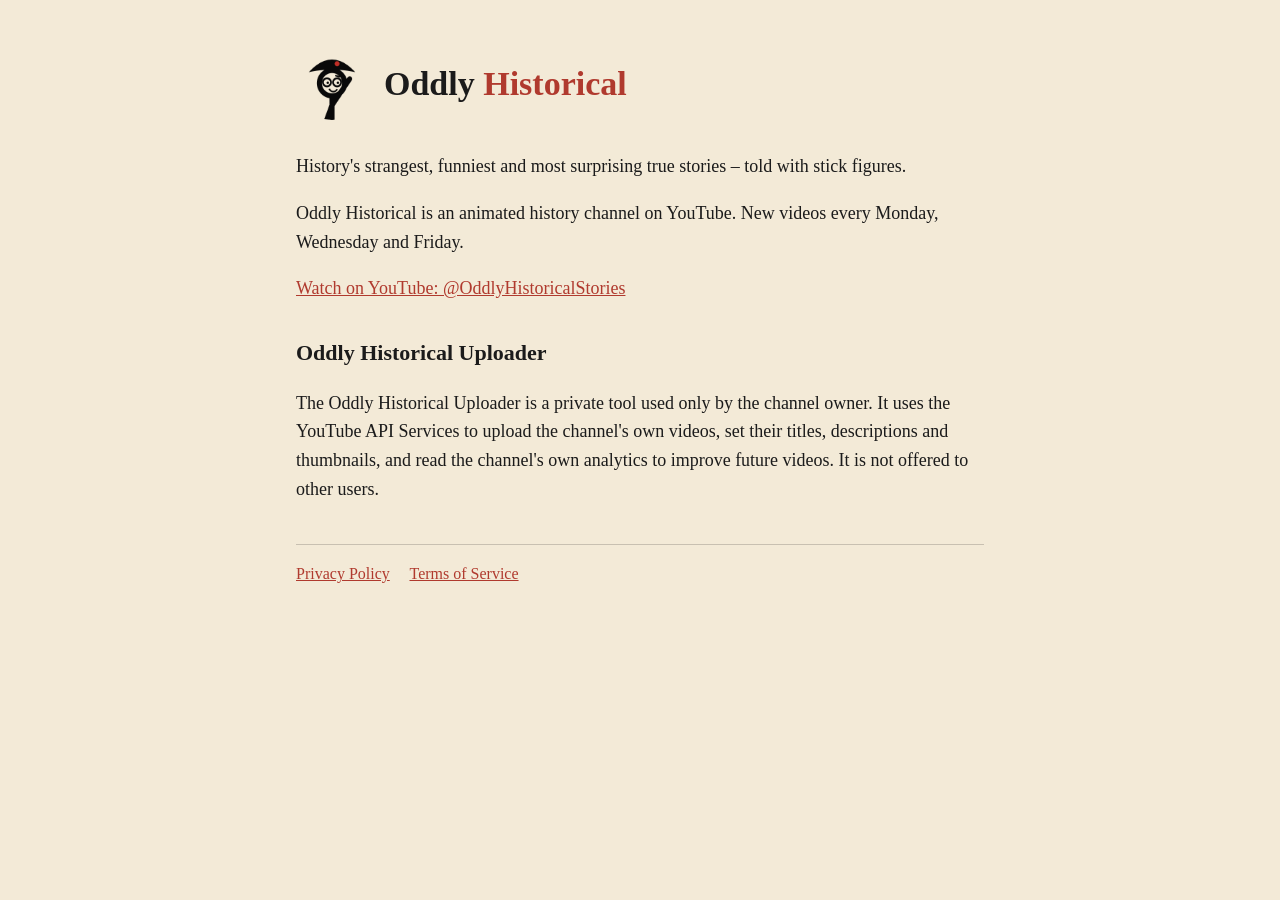
<file: index.html>
<!doctype html>
<html lang="en">
<head>
  <meta charset="utf-8">
  <meta name="viewport" content="width=device-width, initial-scale=1">
  <title>Oddly Historical</title>
  <link rel="stylesheet" href="style.css">
</head>
<body>
<main>
  <header>
    <img src="logo.png" alt="Oddly Historical logo">
    <h1>Oddly <span>Historical</span></h1>
  </header>
  <p>History's strangest, funniest and most surprising true stories – told with stick figures.</p>
  <p>Oddly Historical is an animated history channel on YouTube. New videos every Monday, Wednesday and Friday.</p>
  <p><a href="https://www.youtube.com/@OddlyHistoricalStories">Watch on YouTube: @OddlyHistoricalStories</a></p>

  <h2>Oddly Historical Uploader</h2>
  <p>The Oddly Historical Uploader is a private tool used only by the channel owner. It uses the YouTube API Services to upload the channel's own videos, set their titles, descriptions and thumbnails, and read the channel's own analytics to improve future videos. It is not offered to other users.</p>

  <nav>
    <a href="privacy.html">Privacy Policy</a>
    <a href="terms.html">Terms of Service</a>
  </nav>
</main>
</body>
</html>
</file>
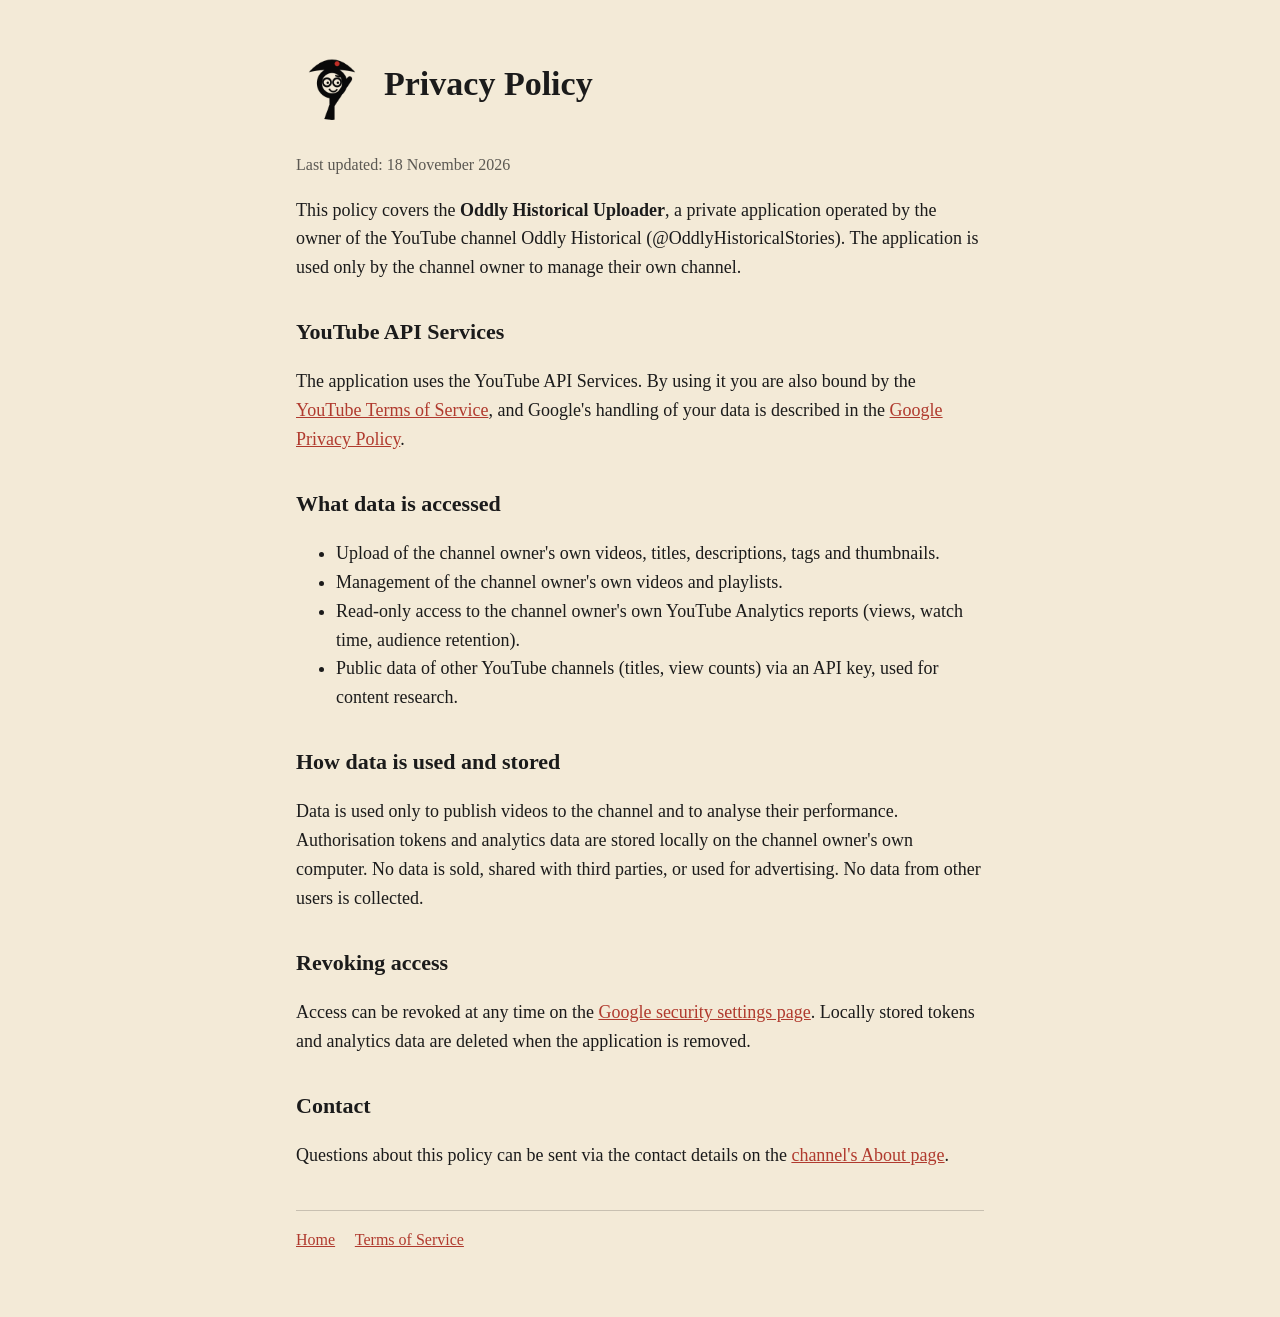
<file: privacy.html>
<!doctype html>
<html lang="en">
<head>
  <meta charset="utf-8">
  <meta name="viewport" content="width=device-width, initial-scale=1">
  <title>Privacy Policy – Oddly Historical</title>
  <link rel="stylesheet" href="style.css">
</head>
<body>
<main>
  <header>
    <img src="logo.png" alt="Oddly Historical logo">
    <h1>Privacy Policy</h1>
  </header>
  <p class="muted">Last updated: 18 November 2026</p>

  <p>This policy covers the <strong>Oddly Historical Uploader</strong>, a private application operated by the owner of the YouTube channel Oddly Historical (@OddlyHistoricalStories). The application is used only by the channel owner to manage their own channel.</p>

  <h2>YouTube API Services</h2>
  <p>The application uses the YouTube API Services. By using it you are also bound by the <a href="https://www.youtube.com/t/terms">YouTube Terms of Service</a>, and Google's handling of your data is described in the <a href="https://policies.google.com/privacy">Google Privacy Policy</a>.</p>

  <h2>What data is accessed</h2>
  <ul>
    <li>Upload of the channel owner's own videos, titles, descriptions, tags and thumbnails.</li>
    <li>Management of the channel owner's own videos and playlists.</li>
    <li>Read-only access to the channel owner's own YouTube Analytics reports (views, watch time, audience retention).</li>
    <li>Public data of other YouTube channels (titles, view counts) via an API key, used for content research.</li>
  </ul>

  <h2>How data is used and stored</h2>
  <p>Data is used only to publish videos to the channel and to analyse their performance. Authorisation tokens and analytics data are stored locally on the channel owner's own computer. No data is sold, shared with third parties, or used for advertising. No data from other users is collected.</p>

  <h2>Revoking access</h2>
  <p>Access can be revoked at any time on the <a href="https://myaccount.google.com/permissions">Google security settings page</a>. Locally stored tokens and analytics data are deleted when the application is removed.</p>

  <h2>Contact</h2>
  <p>Questions about this policy can be sent via the contact details on the <a href="https://www.youtube.com/@OddlyHistoricalStories/about">channel's About page</a>.</p>

  <nav>
    <a href="index.html">Home</a>
    <a href="terms.html">Terms of Service</a>
  </nav>
</main>
</body>
</html>
</file>
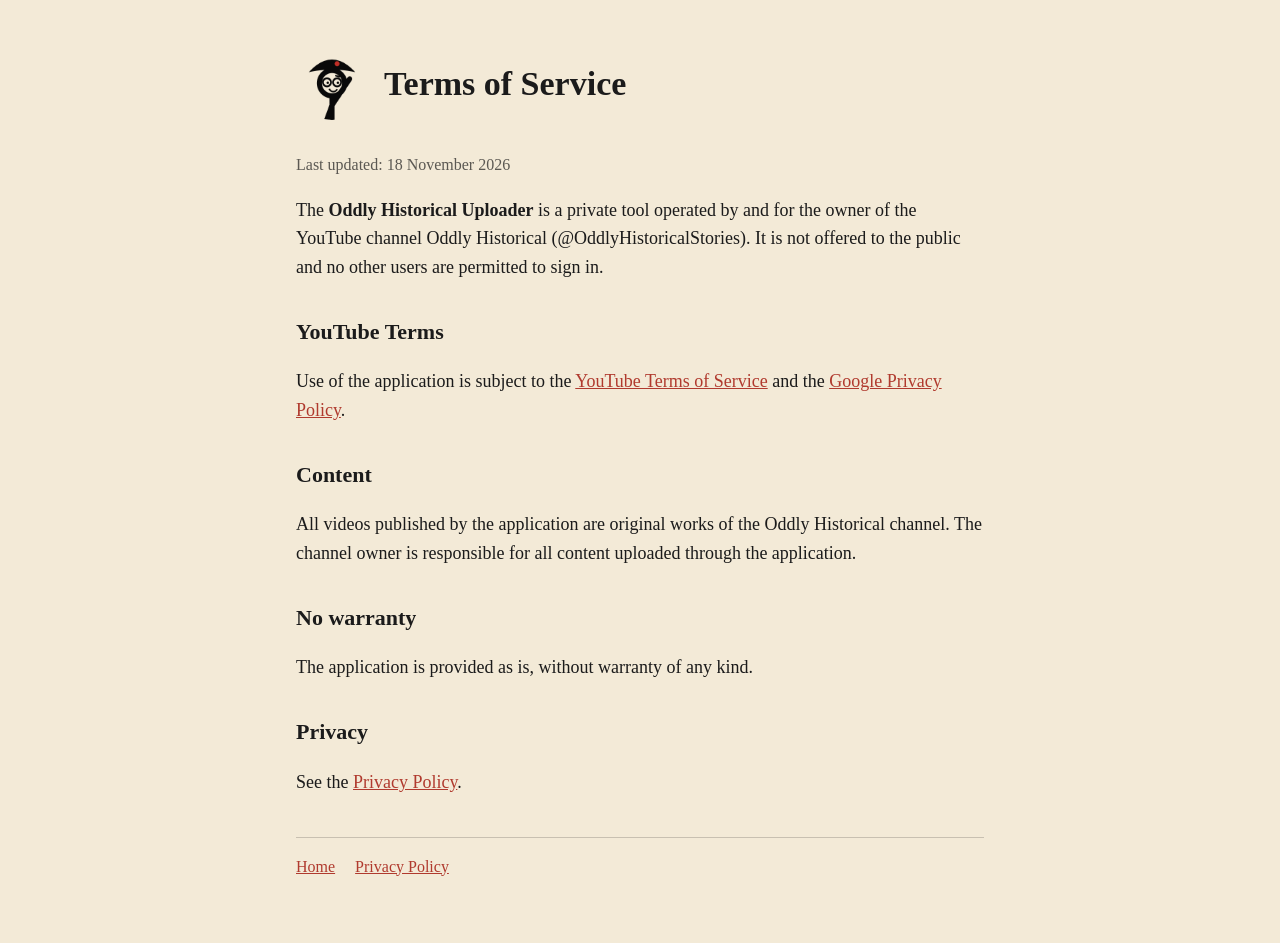
<file: terms.html>
<!doctype html>
<html lang="en">
<head>
  <meta charset="utf-8">
  <meta name="viewport" content="width=device-width, initial-scale=1">
  <title>Terms of Service – Oddly Historical</title>
  <link rel="stylesheet" href="style.css">
</head>
<body>
<main>
  <header>
    <img src="logo.png" alt="Oddly Historical logo">
    <h1>Terms of Service</h1>
  </header>
  <p class="muted">Last updated: 18 November 2026</p>

  <p>The <strong>Oddly Historical Uploader</strong> is a private tool operated by and for the owner of the YouTube channel Oddly Historical (@OddlyHistoricalStories). It is not offered to the public and no other users are permitted to sign in.</p>

  <h2>YouTube Terms</h2>
  <p>Use of the application is subject to the <a href="https://www.youtube.com/t/terms">YouTube Terms of Service</a> and the <a href="https://policies.google.com/privacy">Google Privacy Policy</a>.</p>

  <h2>Content</h2>
  <p>All videos published by the application are original works of the Oddly Historical channel. The channel owner is responsible for all content uploaded through the application.</p>

  <h2>No warranty</h2>
  <p>The application is provided as is, without warranty of any kind.</p>

  <h2>Privacy</h2>
  <p>See the <a href="privacy.html">Privacy Policy</a>.</p>

  <nav>
    <a href="index.html">Home</a>
    <a href="privacy.html">Privacy Policy</a>
  </nav>
</main>
</body>
</html>
</file>
<file: style.css>
:root {
  --paper: #f3ead7;
  --ink: #1b1b1b;
  --accent: #b03a2e;
}
* { box-sizing: border-box; }
body {
  margin: 0;
  background: var(--paper);
  color: var(--ink);
  font: 18px/1.6 Georgia, "Times New Roman", serif;
}
main { max-width: 720px; margin: 0 auto; padding: 48px 16px 64px; }
header { display: flex; align-items: center; gap: 16px; margin-bottom: 32px; }
header img { width: 72px; height: 72px; border-radius: 50%; }
h1 { margin: 0; font-size: 34px; line-height: 1.2; }
h1 span, a { color: var(--accent); }
h2 { margin-top: 32px; font-size: 22px; }
nav { margin-top: 40px; padding-top: 16px; border-top: 1px solid rgba(27, 27, 27, 0.2); font-size: 16px; }
nav a { margin-right: 16px; }
.muted { opacity: 0.7; font-size: 16px; }
</file>
